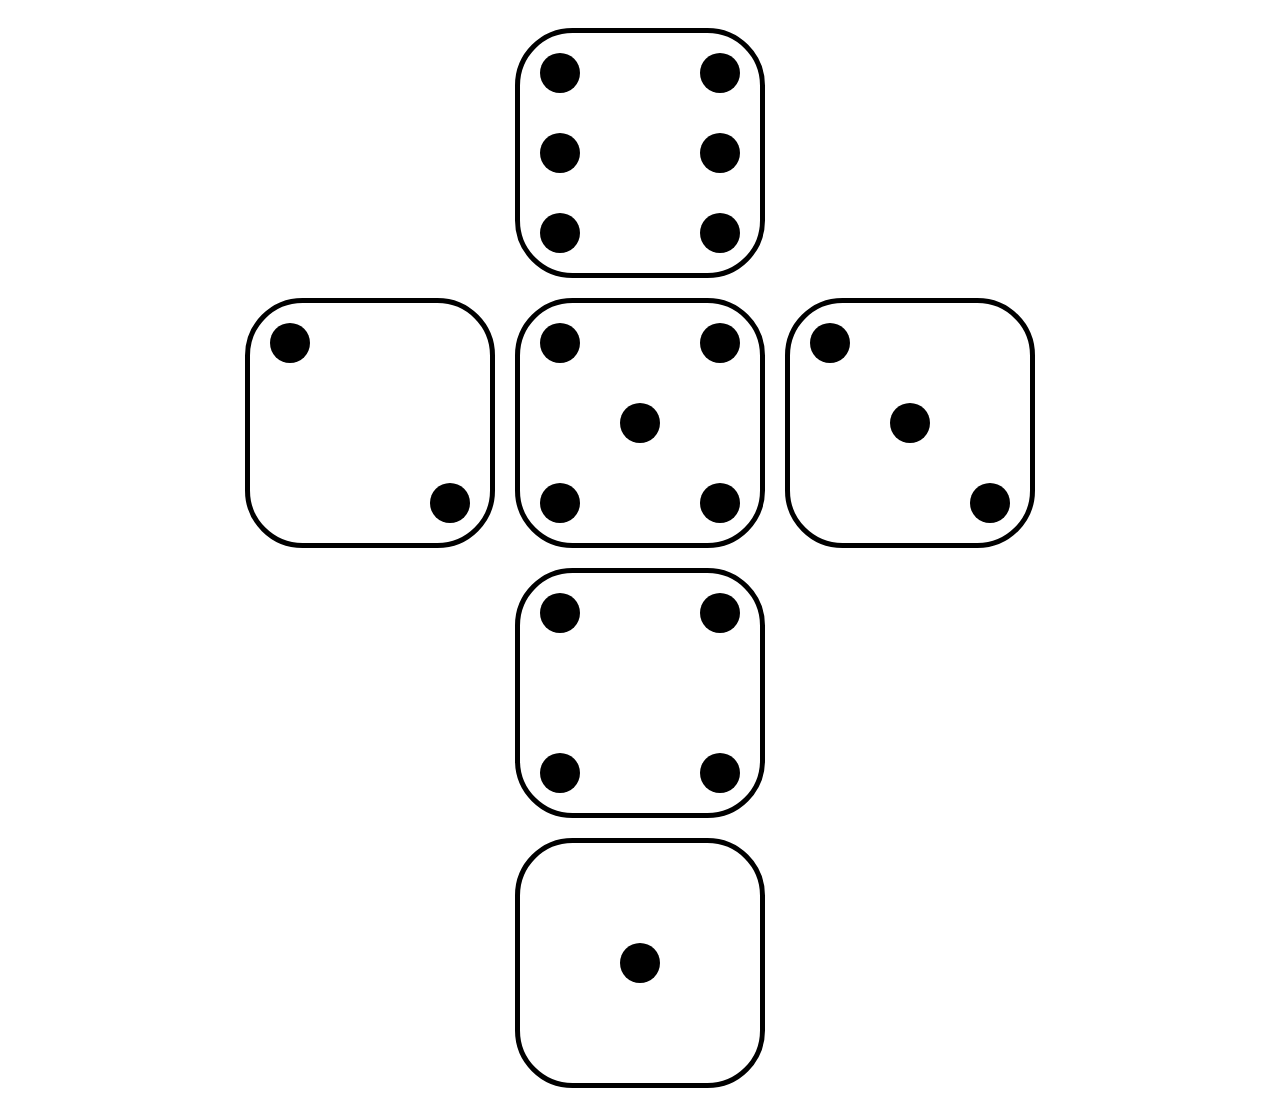
<file: 1/index.html>
<!DOCTYPE html>
<html lang="en">

<head>
    <meta charset="UTF-8">
    <meta http-equiv="X-UA-Compatible" content="IE=edge">
    <meta name="viewport" content="width=device-width, initial-scale=1.0">
    <link rel="stylesheet" href="style.css">
    <title>Figure</title>
</head>

<body>
    <div class="cubes">
        <div class="cube six_points">
            <div class="column">
                <span class="point"></span>
                <span class="point"></span>
                <span class="point"></span>
            </div>
            <div class="column">
                <span class="point"></span>
                <span class="point"></span>
                <span class="point"></span>
            </div>
        </div>
        <div class="content">
            <div class="cube two_points">
                <span class="point"></span>
                <span class="point"></span>
            </div>
            <div class="cube five_points">
                <div class="column">
                    <span class="point"></span>
                    <span class="point"></span>
                </div>
                <div class="column center">
                    <span class="point"></span>
                </div>
                <div class="column">
                    <span class="point"></span>
                    <span class="point"></span>
                </div>
            </div>
            <div class="cube three_points">
                <span class="point"></span>
                <span class="point"></span>
                <span class="point"></span>
            </div>
        </div>
        <div class="cube four_points">
            <div class="column">
                <span class="point"></span>
                <span class="point"></span>
            </div>
            <div class="column">
                <span class="point"></span>
                <span class="point"></span>
            </div>
        </div>
        <div class="cube one_point">
            <span class="point"></span>
        </div>
    </div>
</body>

</html>
</file>
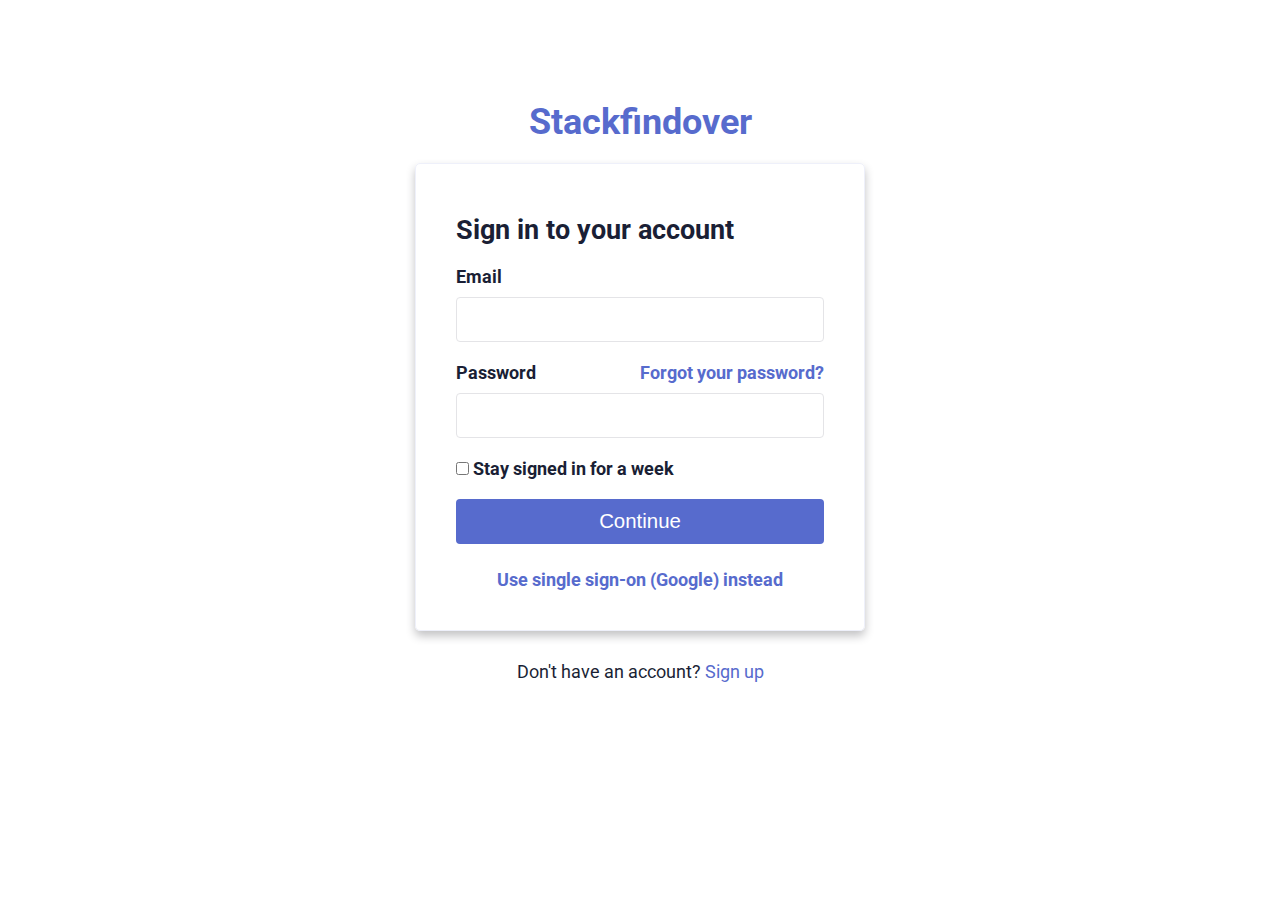
<file: 2/index.html>
<!DOCTYPE html>
<html lang="en">
<head>
    <meta charset="UTF-8">
    <meta http-equiv="X-UA-Compatible" content="IE=edge">
    <meta name="viewport" content="width=device-width, initial-scale=1.0">
    <link rel="preconnect" href="https://fonts.googleapis.com">
    <link rel="preconnect" href="https://fonts.gstatic.com" crossorigin>
    <link href="https://fonts.googleapis.com/css2?family=Roboto:wght@400;700&display=swap" rel="stylesheet">
    <link rel="stylesheet" href="style.css">
    <title>Login</title>
</head>
<body>
    <main class="login">
        <h1 class="login-title">Stackfindover</h1>
        <div class="form-container">
            <h2 class="form-title">Sign in to your account</h2>
            <form class="form" id="form" action="/" method="POST" autocomplete="off" novalidate>
                <label for="email">Email</label>
                <input class="form-email" id="email" type="email" name="email" required>
                <div class="error"></div>
                <div class="password-label">
                    <label for="password">Password</label>
                    <a href="https://www.google.com">Forgot your password?</a>
                </div>
                <input class="form-password" id="password" type="password" name="password" minlength="6" required>
                <div class="error"></div>
                <p class="form-check"><input type="checkbox"> Stay signed in for a week</p>
                <button class="btn" type="submit">Continue</button>
                <div class="form-google">
                    <a href="https://www.google.com.ua/maps">Use single sign-on (Google) instead</a>
                </div>
            </form>
        </div>
       <p class="sign-up">Don't have an account? <a href="https://www.facebook.com/">Sign up</a></p>  
    </main>
    <script src="valid.js"></script>
</body>
</html>
</file>
<file: 1/style.css>
.cubes {
  display: flex;
  flex-direction: column;
  justify-content: center;
  align-items: center;
  padding: 10px 0;
}
.content {
  display: flex;
}
.cube {
  display: flex;
  width: 200px;
  height: 200px;
  border: solid 5px black;
  border-radius: 23%;
  margin: 10px;
  padding: 20px;
}
.point {
  background-color: black;
  width: 40px;
  height: 40px;
  border-radius: 50%;
}
.column {
  display: flex;
  flex-direction: column;
  justify-content: space-between;
}
.one_point {
  justify-content: center;
  align-items: center;
}
.two_points,
.three_points,
.six_points {
  justify-content: space-between;
}
.two_points .point:nth-child(2) {
  align-self: flex-end;
}
.three_points .point:nth-child(3) {
  align-self: flex-end;
}
.three_points .point:nth-child(2) {
  align-self: center;
}
.four_points,
.five_points {
  flex-wrap: wrap;
  justify-content: space-between;
}
.center {
  justify-content: center;
  text-align: center;
}

@media (max-width: 800px) {
  .cube {
    width: 150px;
    height: 150px;
  }
  .point {
    width: 30px;
    height: 30px;
  }
}
@media (max-width: 667px) {
  .cube {
    width: 100px;
    height: 100px;
  }
  .point {
    width: 20px;
    height: 20px;
  }
}
@media (max-width: 500px) {
  .cube {
    width: 80px;
    height: 80px;
  }
  .point {
    width: 16px;
    height: 16px;
  }
}
@media (max-width: 430px) {
  .cube {
    width: 50px;
    height: 50px;
    border: solid 3px black;
    padding: 10px;
  }
  .point {
    width: 11px;
    height: 11px;
  }
}
</file>
<file: 2/style.css>
* {
  margin: 0;
  padding: 0;
  box-sizing: border-box;
}
.login {
  margin-top: 100px;
  font-size: 1.13em;
  font-family: "Roboto", sans-serif;
  color: #1a1f35;
}
a {
  text-decoration: none;
  color: #576bcd;
}
.login-title {
  color: #576bcd;
  margin-bottom: 20px;
  text-align: center;
}
.form-container {
  max-width: 450px;
  margin: 0 auto;
  padding: 40px;
  border: 1px solid#eef0fa;
  border-radius: 5px;
  box-shadow: 0 5px 10px 0 #c2c2c4;
  font-weight: bold;
}
.form-title {
  margin-top: 10px;
  margin-bottom: 20px;
}
.form-email,
.form-password {
  width: 100%;
  height: 45px;
  padding: 15px;
  margin-bottom: 20px;
  margin-top: 10px;
  border-radius: 4px;
  border: 1px solid #e4e4e7;
  font-size: 1.13em;
  cursor: pointer;
}
.form-email:focus,
.form-password:focus,
.form-email:hover,
.form-password:hover {
  outline: none;
  border: 2px solid #aab4e4;
}
.formerror {
  border: 2px solid rgb(245, 115, 115);
}
.password-label {
  display: flex;
  justify-content: space-between;
}
.form-check {
  cursor: pointer;
  margin-bottom: 20px;
}
.btn {
  margin-bottom: 25px;
  width: 100%;
  height: 45px;
  color: #fff;
  background-color: #576bcd;
  border: #576bcd;
  border-radius: 4px;
  font-size: 1.13em;
  cursor: pointer;
}
.btn:hover {
  opacity: 0.9;
}
.form-google {
  text-align: center;
}
.sign-up {
  text-align: center;
  margin-top: 30px;
  margin-bottom: 10px;
}
.error {
  display: none;
}
.active {
  display: block;
  width: 100%;
  margin-bottom: 5px;
  color: rgb(240, 90, 90);
  font-size: 0.9em;
}
@media (max-width: 450px) {
  .login-title {
    font-size: 1.5em;
  }
  .form-title {
    font-size: 1.25em;
  }
  .login {
    margin-top: 70px;
    font-size: 1em;
  }
  .form-container {
    max-width: 350px;
    padding: 20px;
  }
  .btn,
  .form-email,
  .form-password {
    font-size: 1em;
  }
}
@media (max-width: 361px) {
  .form-container {
    max-width: 250px;
    padding: 10px;
  }
  .form-title {
    font-size: 1em;
  }
  .login {
    margin-top: 50px;
    font-size: 0.9em;
  }
  .btn,
  .form-email,
  .form-password {
    font-size: 0.9em;
  }
}
</file>
